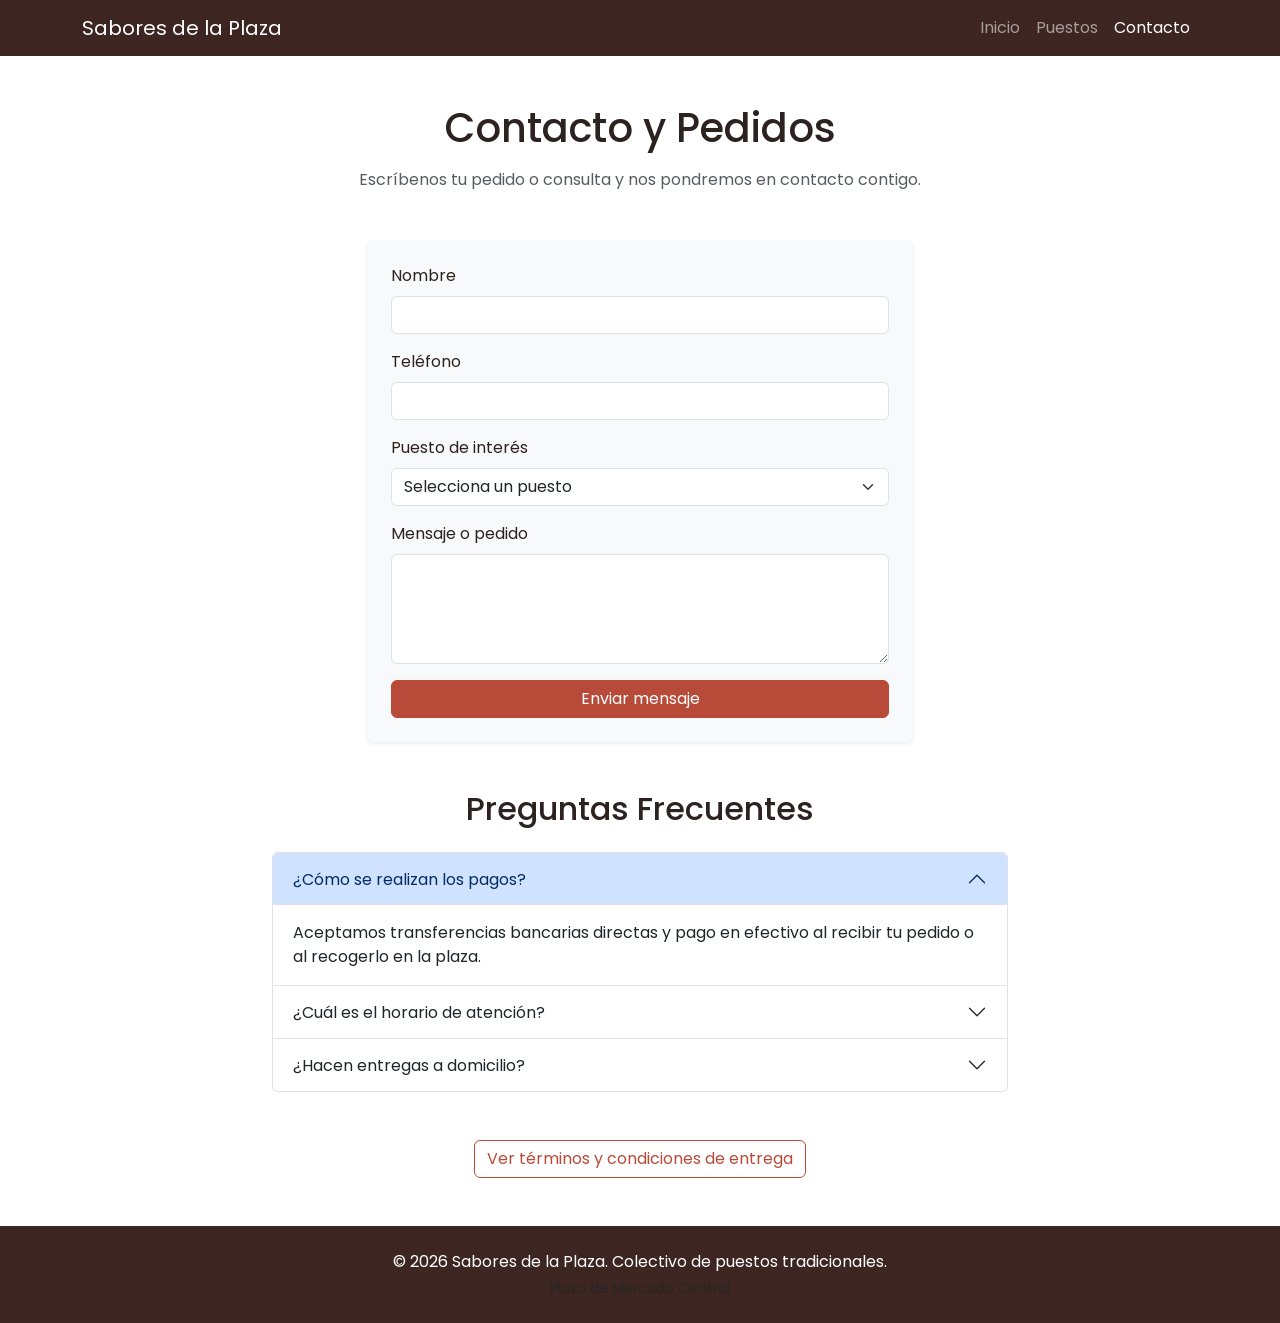
<file: plaza/contacto.html>
<!--
============================================================
Página CONTACTO Y PEDIDOS · Sabores de la Plaza
Ejercicios 01, 02, 06, 07 y 08
============================================================
Escribe tu HTML DEBAJO de este comentario.

Ejercicios 01 y 02 · Igual que en index.html
  - Bootstrap instalado y la MISMA barra de navegación.

Ejercicio 06 · El formulario
  - Campos: nombre (type="text"), teléfono o correo (type="tel" o
    type="email"), un <select> con al menos 3 puestos y un
    <textarea> para el mensaje.
  - Cada campo con su <label for="..."> igual a su id.
  - Clases de Bootstrap: form-control (form-select en el select).
  - Un <button type="submit"> con btn y un color (btn-primary…).
  - Centrado y sin ocupar todo el ancho en pantalla grande:
    la fila con justify-content-center y la columna menor a 12.

Ejercicio 07 · Más componentes de la documentación
  - Preguntas frecuentes (Components → Accordion), al menos 3.
  - Y uno de estos dos: un modal (Components → Modal) o unas
    pestañas (Components → Navs and tabs). Aquí o en otra página.

Ejercicio 08 · La letra
  - El mismo <link> de Google Fonts que en index.html.
============================================================
-->
<!DOCTYPE html>
<html lang="es">
<head>
    <meta charset="UTF-8">
    <meta name="viewport" content="width=device-width, initial-scale=1">
    <title>Sabores de la Plaza · Contacto y Pedidos</title>

    <!-- Google Fonts -->
    <link rel="preconnect" href="https://fonts.googleapis.com">
    <link rel="preconnect" href="https://fonts.gstatic.com" crossorigin>
    <link href="https://fonts.googleapis.com/css2?family=Poppins:wght@400;600;700&display=swap" rel="stylesheet">

    <link href="https://cdn.jsdelivr.net/npm/bootstrap@5.3.3/dist/css/bootstrap.min.css" rel="stylesheet" integrity="sha384-QWTKZyjpPEjISv5WaRU9OFeRpok6YctnYmDr5pNlyT2bRjXh0JMhjY6hW+ALEwIH" crossorigin="anonymous">
    <link href="styles.css" rel="stylesheet">
</head>
<body>

    <nav class="navbar navbar-expand-lg navbar-dark bg-dark">
        <div class="container">
            <a class="navbar-brand" href="index.html">Sabores de la Plaza</a>
            <button class="navbar-toggler" type="button" data-bs-toggle="collapse" data-bs-target="#menuPlaza" aria-controls="menuPlaza" aria-expanded="false" aria-label="Toggle navigation">
                <span class="navbar-toggler-icon"></span>
            </button>
            <div class="collapse navbar-collapse" id="menuPlaza">
                <ul class="navbar-nav ms-auto">
                    <li class="nav-item">
                        <a class="nav-link" href="index.html">Inicio</a>
                    </li>
                    <li class="nav-item">
                        <a class="nav-link" href="puestos.html">Puestos</a>
                    </li>
                    <li class="nav-item">
                        <a class="nav-link active" aria-current="page" href="contacto.html">Contacto</a>
                    </li>
                </ul>
            </div>
        </div>
    </nav>

    <main class="py-5">
        <div class="container">
            <h1 class="text-center mb-3">Contacto y Pedidos</h1>
            <p class="text-center text-muted mb-5">Escríbenos tu pedido o consulta y nos pondremos en contacto contigo.</p>

            <div class="row justify-content-center mb-5">
                <div class="col-12 col-md-8 col-lg-6">
                    <form class="p-4 bg-light rounded shadow-sm">
                        <div class="mb-3">
                            <label for="nombre" class="form-label">Nombre</label>
                            <input type="text" class="form-control" id="nombre" required>
                        </div>
                        <div class="mb-3">
                            <label for="telefono" class="form-label">Teléfono</label>
                            <input type="tel" class="form-control" id="telefono" required>
                        </div>
                        <div class="mb-3">
                            <label for="puesto" class="form-label">Puesto de interés</label>
                            <select class="form-select" id="puesto" required>
                                <option value="" selected disabled>Selecciona un puesto</option>
                                <option value="fruteria">Frutería y Jugos</option>
                                <option value="panaderia">Panadería Tradicional</option>
                                <option value="almuerzos">Almuerzos Caseros</option>
                                <option value="cafe">Café de Origen</option>
                            </select>
                        </div>
                        <div class="mb-3">
                            <label for="mensaje" class="form-label">Mensaje o pedido</label>
                            <textarea class="form-control" id="mensaje" rows="4" required></textarea>
                        </div>
                        <button type="submit" class="btn btn-success w-100">Enviar mensaje</button>
                    </form>
                </div>
            </div>

            <div class="row justify-content-center mb-5">
                <div class="col-12 col-md-10 col-lg-8">
                    <h2 class="text-center mb-4">Preguntas Frecuentes</h2>
                    <div class="accordion" id="acordeonPreguntas">
                        <div class="accordion-item">
                            <h3 class="accordion-header" id="headingOne">
                                <button class="accordion-button" type="button" data-bs-toggle="collapse" data-bs-target="#collapseOne" aria-expanded="true" aria-controls="collapseOne">
                                    ¿Cómo se realizan los pagos?
                                </button>
                            </h3>
                            <div id="collapseOne" class="accordion-collapse collapse show" aria-labelledby="headingOne" data-bs-parent="#acordeonPreguntas">
                                <div class="accordion-body">
                                    Aceptamos transferencias bancarias directas y pago en efectivo al recibir tu pedido o al recogerlo en la plaza.
                                </div>
                            </div>
                        </div>
                        <div class="accordion-item">
                            <h3 class="accordion-header" id="headingTwo">
                                <button class="accordion-button collapsed" type="button" data-bs-toggle="collapse" data-bs-target="#collapseTwo" aria-expanded="false" aria-controls="collapseTwo">
                                    ¿Cuál es el horario de atención?
                                </button>
                            </h3>
                            <div id="collapseTwo" class="accordion-collapse collapse" aria-labelledby="headingTwo" data-bs-parent="#acordeonPreguntas">
                                <div class="accordion-body">
                                    Atendemos de lunes a sábado desde las 7:00 a. m. hasta las 5:00 p. m.
                                </div>
                            </div>
                        </div>
                        <div class="accordion-item">
                            <h3 class="accordion-header" id="headingThree">
                                <button class="accordion-button collapsed" type="button" data-bs-toggle="collapse" data-bs-target="#collapseThree" aria-expanded="false" aria-controls="collapseThree">
                                    ¿Hacen entregas a domicilio?
                                </button>
                            </h3>
                            <div id="collapseThree" class="accordion-collapse collapse" aria-labelledby="headingThree" data-bs-parent="#acordeonPreguntas">
                                <div class="accordion-body">
                                    Sí, cubrimos toda la zona urbana con tarifas accesibles según el sector.
                                </div>
                            </div>
                        </div>
                    </div>
                </div>
            </div>

            <div class="text-center">
                <button type="button" class="btn btn-outline-success" data-bs-toggle="modal" data-bs-target="#terminosModal">
                    Ver términos y condiciones de entrega
                </button>
            </div>

            <div class="modal fade" id="terminosModal" tabindex="-1" aria-labelledby="terminosModalLabel" aria-hidden="true">
                <div class="modal-dialog">
                    <div class="modal-content">
                        <div class="modal-header">
                            <h5 class="modal-title" id="terminosModalLabel">Términos y Condiciones</h5>
                            <button type="button" class="btn-close" data-bs-dismiss="modal" aria-label="Close"></button>
                        </div>
                        <div class="modal-body">
                            Los pedidos realizados a través de este formulario se confirman vía telefónica. Los productos frescos están sujetos a disponibilidad diaria en cada puesto.
                        </div>
                        <div class="modal-footer">
                            <button type="button" class="btn btn-secondary" data-bs-dismiss="modal">Cerrar</button>
                        </div>
                    </div>
                </div>
            </div>

        </div>
    </main>

    <footer class="bg-dark text-white text-center py-4">
        <div class="container">
            <p class="mb-1">&copy; 2026 Sabores de la Plaza. Colectivo de puestos tradicionales.</p>
            <p class="small text-muted mb-0">Plaza de Mercado Central</p>
        </div>
    </footer>

    <script src="https://cdn.jsdelivr.net/npm/bootstrap@5.3.3/dist/js/bootstrap.bundle.min.js" integrity="sha384-YvpcrYf0tY3lHB60NNkmXc5s9fDVZLESaAA55NDzOxhy9GkcIdslK1eN7N6jIeHz" crossorigin="anonymous"></script>
</body>
</html>
</file>
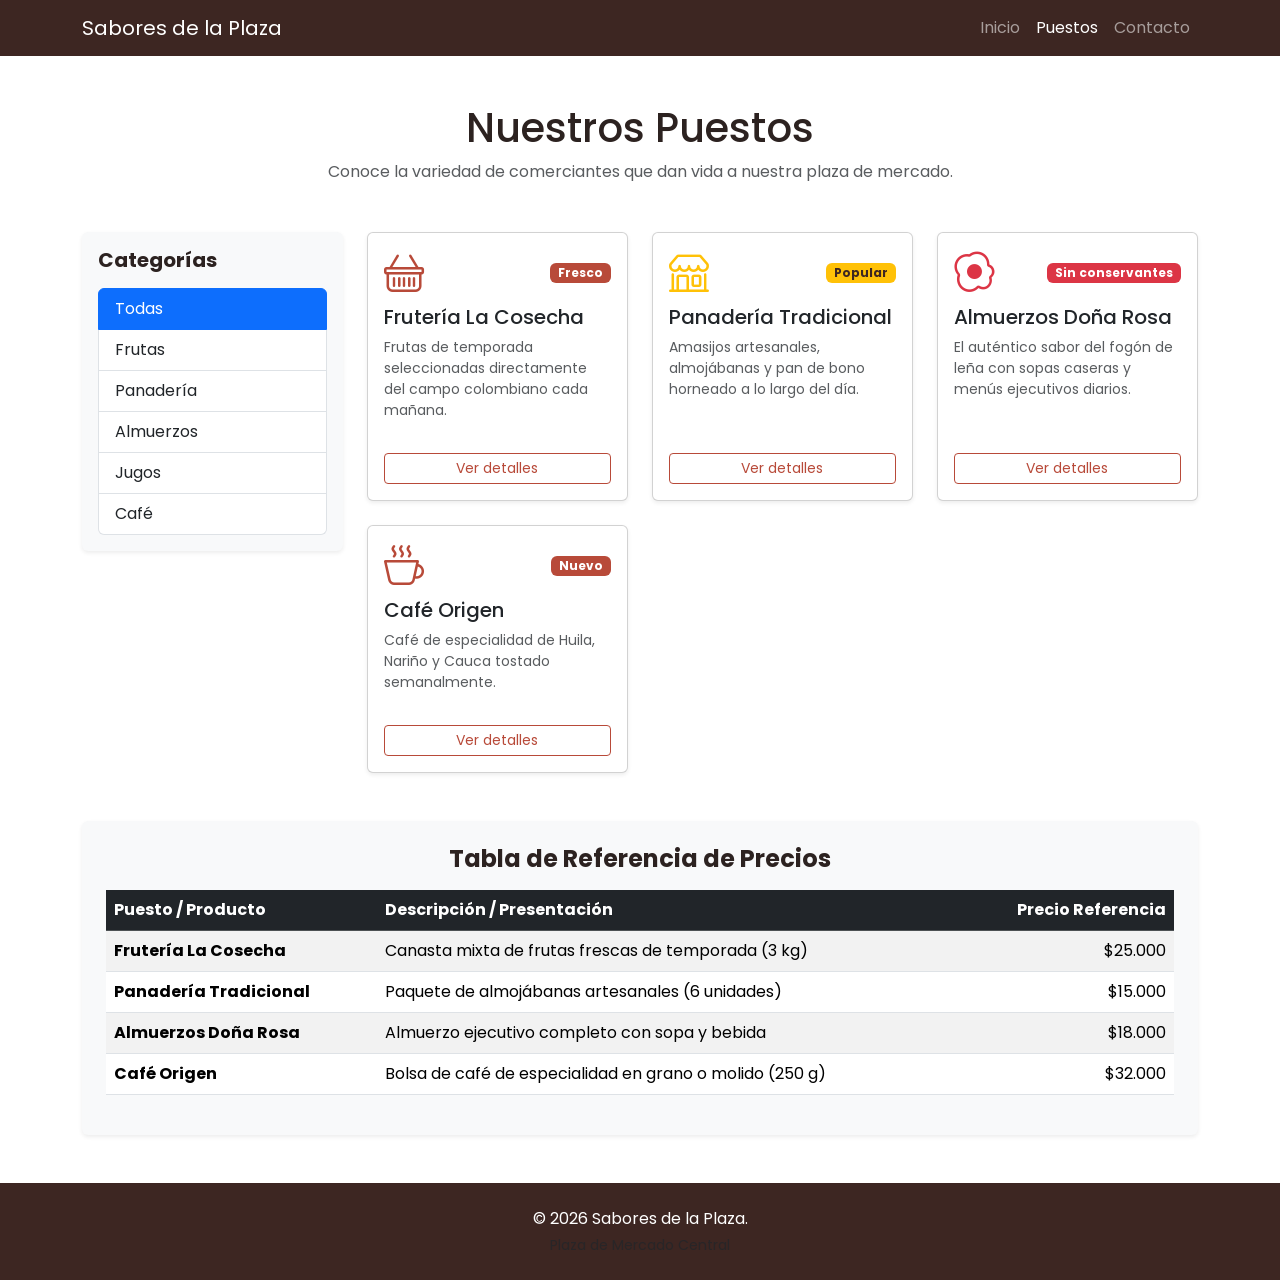
<file: plaza/puestos.html>
<!--
============================================================
Página NUESTROS PUESTOS · Sabores de la Plaza
Ejercicios 01, 02, 04, 05 y 08
============================================================
Escribe tu HTML DEBAJO de este comentario.

Ejercicios 01 y 02 · Igual que en index.html
  - Bootstrap instalado y la MISMA barra de navegación.

Ejercicio 04 · El catálogo
  - Una fila con dos columnas: un lateral angosto y un contenido
    ancho que sumen 12 en pantalla grande.
  - El lateral tiene las 5 categorías: Frutas, Panadería,
    Almuerzos, Jugos y Café (por ejemplo, con un list-group).
  - El contenido tiene al menos 4 tarjetas (card), cada una en su
    propia columna, con card-title, card-text y un botón.
  - Todas las tarjetas de una fila miden lo mismo (h-100).
  - Más tarjetas por fila en el computador; menos en el celular.

Ejercicio 05 · A cazar en la documentación
  - Al menos 3 distintivos de color (Components → Badge) dentro de
    las tarjetas: "Nuevo", "Popular", "Sin conservantes"…
  - Una tabla de precios (Content → Tables) con la clase table,
    un <thead> con al menos 2 columnas y al menos 3 productos.

Ejercicio 08 · La letra
  - El mismo <link> de Google Fonts que en index.html.
============================================================
-->
<!DOCTYPE html>
<html lang="es">

<head>
  <meta charset="UTF-8">
  <meta name="viewport" content="width=device-width, initial-scale=1">
  <title>Sabores de la Plaza - Puestos</title>

  <!-- Google Fonts -->
  <link rel="preconnect" href="https://fonts.googleapis.com">
  <link rel="preconnect" href="https://fonts.gstatic.com" crossorigin>
  <link href="https://fonts.googleapis.com/css2?family=Poppins:wght@400;600;700&display=swap" rel="stylesheet">

  <!-- Bootstrap CSS y Bootstrap Icons -->
  <link href="https://cdn.jsdelivr.net/npm/bootstrap@5.3.3/dist/css/bootstrap.min.css" rel="stylesheet"
    integrity="sha384-QWTKZyjpPEjISv5WaRU9OFeRpok6YctnYmDr5pNlyT2bRjXh0JMhjY6hW+ALEwIH" crossorigin="anonymous">
  <link href="https://cdn.jsdelivr.net/npm/bootstrap-icons@1.11.3/font/bootstrap-icons.min.css" rel="stylesheet">
  <link href="styles.css" rel="stylesheet">
</head>

<body>

  <nav class="navbar navbar-expand-lg navbar-dark bg-dark">
    <div class="container">
      <a class="navbar-brand" href="index.html">Sabores de la Plaza</a>
      <button class="navbar-toggler" type="button" data-bs-toggle="collapse" data-bs-target="#menuPlaza"
        aria-controls="menuPlaza" aria-expanded="false" aria-label="Toggle navigation">
        <span class="navbar-toggler-icon"></span>
      </button>
      <div class="collapse navbar-collapse" id="menuPlaza">
        <ul class="navbar-nav ms-auto">
          <li class="nav-item">
            <a class="nav-link" href="index.html">Inicio</a>
          </li>
          <li class="nav-item">
            <a class="nav-link active" aria-current="page" href="puestos.html">Puestos</a>
          </li>
          <li class="nav-item">
            <a class="nav-link" href="contacto.html">Contacto</a>
          </li>
        </ul>
      </div>
    </div>
  </nav>

  <main class="py-5">
    <div class="container">
      <h1 class="text-center mb-2">Nuestros Puestos</h1>
      <p class="text-center text-muted mb-5">Conoce la variedad de comerciantes que dan vida a nuestra plaza de mercado.
      </p>

      <div class="row">
        <!-- Lateral angosto (Categorías) -->
        <div class="col-12 col-lg-3 mb-4">
          <div class="p-3 bg-light rounded shadow-sm">
            <h2 class="h5 fw-bold mb-3">Categorías</h2>
            <div class="list-group">
              <a href="#catalogo" class="list-group-item list-group-item-action active">Todas</a>
              <a href="#catalogo" class="list-group-item list-group-item-action">Frutas</a>
              <a href="#catalogo" class="list-group-item list-group-item-action">Panadería</a>
              <a href="#catalogo" class="list-group-item list-group-item-action">Almuerzos</a>
              <a href="#catalogo" class="list-group-item list-group-item-action">Jugos</a>
              <a href="#catalogo" class="list-group-item list-group-item-action">Café</a>
            </div>
          </div>
        </div>

        <!-- Contenido ancho (Tarjetas del catálogo) -->
        <div class="col-12 col-lg-9" id="catalogo">
          <div class="row g-4">
            <!-- Tarjeta 1 -->
            <div class="col-12 col-md-6 col-lg-4">
              <article class="card h-100 shadow-sm">
                <div class="card-body d-flex flex-column">
                  <div class="d-flex justify-content-between align-items-center mb-2">
                    <i class="bi bi-basket display-6 text-success"></i>
                    <span class="badge bg-success">Fresco</span>
                  </div>
                  <h3 class="card-title h5">Frutería La Cosecha</h3>
                  <p class="card-text text-muted small flex-grow-1">Frutas de temporada seleccionadas directamente del
                    campo colombiano cada mañana.</p>
                  <a href="contacto.html" class="btn btn-outline-success btn-sm mt-3">Ver detalles</a>
                </div>
              </article>
            </div>

            <!-- Tarjeta 2 -->
            <div class="col-12 col-md-6 col-lg-4">
              <article class="card h-100 shadow-sm">
                <div class="card-body d-flex flex-column">
                  <div class="d-flex justify-content-between align-items-center mb-2">
                    <i class="bi bi-shop display-6 text-warning"></i>
                    <span class="badge bg-warning text-dark">Popular</span>
                  </div>
                  <h3 class="card-title h5">Panadería Tradicional</h3>
                  <p class="card-text text-muted small flex-grow-1">Amasijos artesanales, almojábanas y pan de bono
                    horneado a lo largo del día.</p>
                  <a href="contacto.html" class="btn btn-outline-success btn-sm mt-3">Ver detalles</a>
                </div>
              </article>
            </div>

            <!-- Tarjeta 3 -->
            <div class="col-12 col-md-6 col-lg-4">
              <article class="card h-100 shadow-sm">
                <div class="card-body d-flex flex-column">
                  <div class="d-flex justify-content-between align-items-center mb-2">
                    <i class="bi bi-egg-fried display-6 text-danger"></i>
                    <span class="badge bg-danger">Sin conservantes</span>
                  </div>
                  <h3 class="card-title h5">Almuerzos Doña Rosa</h3>
                  <p class="card-text text-muted small flex-grow-1">El auténtico sabor del fogón de leña con sopas
                    caseras y menús ejecutivos diarios.</p>
                  <a href="contacto.html" class="btn btn-outline-success btn-sm mt-3">Ver detalles</a>
                </div>
              </article>
            </div>

            <!-- Tarjeta 4 -->
            <div class="col-12 col-md-6 col-lg-4">
              <article class="card h-100 shadow-sm">
                <div class="card-body d-flex flex-column">
                  <div class="d-flex justify-content-between align-items-center mb-2">
                    <i class="bi bi-cup-hot display-6 text-primary"></i>
                    <span class="badge bg-primary">Nuevo</span>
                  </div>
                  <h3 class="card-title h5">Café Origen</h3>
                  <p class="card-text text-muted small flex-grow-1">Café de especialidad de Huila, Nariño y Cauca
                    tostado semanalmente.</p>
                  <a href="contacto.html" class="btn btn-outline-success btn-sm mt-3">Ver detalles</a>
                </div>
              </article>
            </div>
          </div>
        </div>
      </div>

      <!-- Tabla de Precios (Ejercicio 05) -->
      <div class="row mt-5">
        <div class="col-12">
          <div class="p-4 bg-light rounded shadow-sm">
            <h2 class="h4 fw-bold mb-3 text-center">Tabla de Referencia de Precios</h2>
            <div class="table-responsive">
              <table class="table table-striped table-hover align-middle">
                <thead class="table-dark">
                  <tr>
                    <th scope="col">Puesto / Producto</th>
                    <th scope="col">Descripción / Presentación</th>
                    <th scope="col" class="text-end">Precio Referencia</th>
                  </tr>
                </thead>
                <tbody>
                  <tr>
                    <td><strong>Frutería La Cosecha</strong></td>
                    <td>Canasta mixta de frutas frescas de temporada (3 kg)</td>
                    <td class="text-end">$25.000</td>
                  </tr>
                  <tr>
                    <td><strong>Panadería Tradicional</strong></td>
                    <td>Paquete de almojábanas artesanales (6 unidades)</td>
                    <td class="text-end">$15.000</td>
                  </tr>
                  <tr>
                    <td><strong>Almuerzos Doña Rosa</strong></td>
                    <td>Almuerzo ejecutivo completo con sopa y bebida</td>
                    <td class="text-end">$18.000</td>
                  </tr>
                  <tr>
                    <td><strong>Café Origen</strong></td>
                    <td>Bolsa de café de especialidad en grano o molido (250 g)</td>
                    <td class="text-end">$32.000</td>
                  </tr>
                </tbody>
              </table>
            </div>
          </div>
        </div>
      </div>

    </div>
  </main>

  <footer class="bg-dark text-white text-center py-4">
    <div class="container">
      <p class="mb-1">&copy; 2026 Sabores de la Plaza.</p>
      <p class="small text-muted mb-0">Plaza de Mercado Central</p>
    </div>
  </footer>

  <!-- Bootstrap JavaScript Bundle -->
  <script src="https://cdn.jsdelivr.net/npm/bootstrap@5.3.3/dist/js/bootstrap.bundle.min.js"
    integrity="sha384-YvpcrYf0tY3lHB60NNkmXc5s9fDVZLESaAA55NDzOxhy9GkcIdslK1eN7N6jIeHz"
    crossorigin="anonymous"></script>
</body>

</html>
</file>
<file: plaza/styles.css>
/*
============================================================
Identidad Visual · Sabores de la Plaza
Paleta de colores cálidos de plaza de mercado (Sin !important)
============================================================
*/

:root {
    --bs-body-font-family: 'Poppins', sans-serif;
    
    --bs-primary: #b84a39;
    --bs-primary-rgb: 184, 74, 57;

    --bs-success: #b84a39;
    --bs-success-rgb: 184, 74, 57;

    --bs-dark: #3d2622;
    --bs-dark-rgb: 61, 38, 34;
}

body {
    font-family: 'Poppins', sans-serif;
    color: #2c2220;
}

.btn-primary, 
.btn-success {
    --bs-btn-bg: #b84a39;
    --bs-btn-border-color: #b84a39;
    --bs-btn-hover-bg: #9c3c2f;
    --bs-btn-hover-border-color: #9c3c2f;
}

.btn-outline-success {
    --bs-btn-color: #b84a39;
    --bs-btn-border-color: #b84a39;
    --bs-btn-hover-bg: #b84a39;
    --bs-btn-hover-border-color: #b84a39;
}

.bg-gris-personalizado {
    background-color: #9c1212; 
}
</file>
